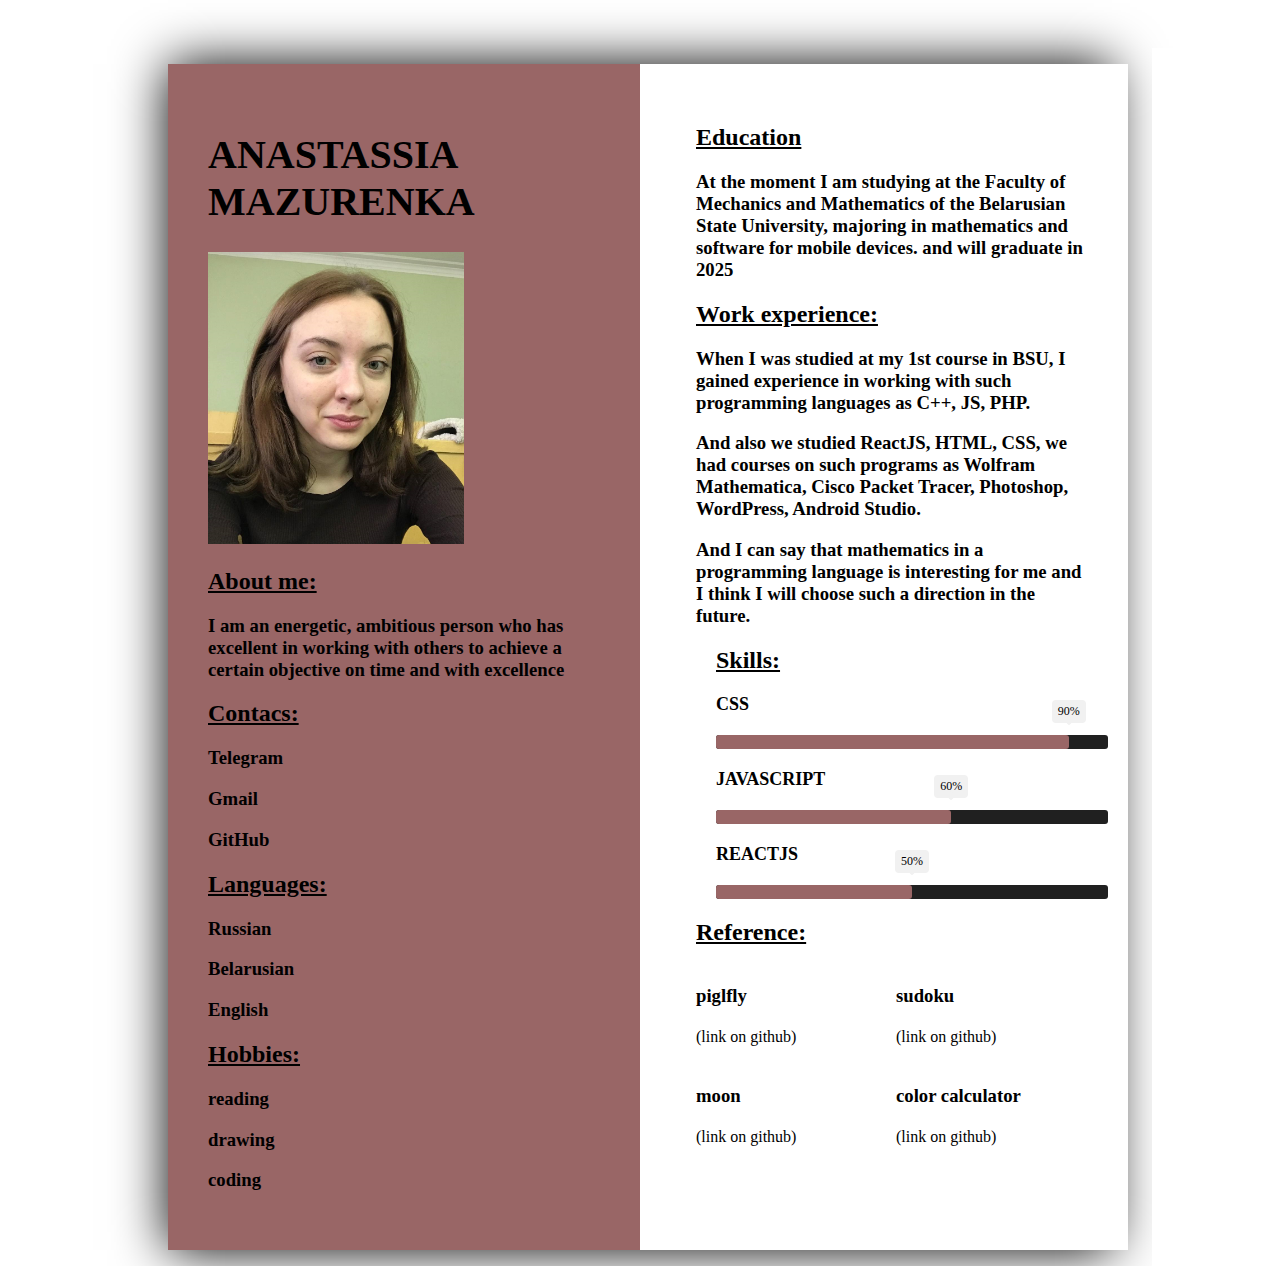
<file: index.html>
<!DOCTYPE html>
<html lang="en">
<head>
    <meta charset="UTF-8">
    <meta http-equiv="X-UA-Compatible" content="IE=edge">
    <meta name="viewport" content="width=device-width, initial-scale=1.0">
    <title>rezume</title>
    <link rel="shortcut icon" href="flower.png" type="image/png">
    <link rel="stylesheet" href="style.css">

    
</head>
<body>

    
    <div class="first"> </div> 
   

    <div class="wrapper">

    <div></div> 

            <blockquote>

             <div class="center">

            <div></div>
            <div class="photo">
                <div>
                    <div class="names"><h1>ANASTASSIA MAZURENKA</h1></div>
                    <p><img src="myphoto.png" alt="Письма мастера дзен" class="img"></p>
                    <div class="skills"></div>
                <div class="aboutme"><h2>About me:</h2><h3>I am an energetic, ambitious person who has excellent in working with others to achieve a certain objective on time and with excellence
                </h3></div> 
              
                <div><h2>Contacs:</h2><h3><a href="https://t.me/nastassiamazurenka">Telegram</a><p><a href="mailto:nastassiamazurenka@gmail.com">Gmail</a></p><p><a href="https://github.com/AnastassiaMazurenka">GitHub</a></p></h3></div>
                <div><h2>Languages:</h2><h3>Russian<p>Belarusian</p><p>English</p></h3></div>
                 <div><h2>Hobbies:</h2>
                <div><h3>reading</h3></div>
                <div><h3>drawing</h3></div>
                <div><h3>coding</h3> </div>
              </div>
              </div> 
              
                       
                <div class="divtwo">
                    
                    <h2>Education</h2><h3>At the moment I am studying at the Faculty of Mechanics and Mathematics of the Belarusian State University, majoring in mathematics and software for mobile devices. and will graduate in 2025</h3>
                    <div><h2>Work experience:</h2><h3>When I was studied at my 1st course in BSU, I gained experience in working with such programming languages as C++, JS, PHP.<p> And also we studied ReactJS, HTML, CSS, we had courses on such programs as Wolfram Mathematica, Cisco Packet Tracer, Photoshop, WordPress, Android Studio.</p>
                       <p> And I can say that mathematics in a programming language is interesting for me and I think I will choose such a direction in the future.</p></h3></div>

                    <div class="skills"><h2>Skills:</h2>
                        <div class="skill">
                            <div class="skill-name">
                                CSS
                            </div>
                            <div class="skill-bar">
                                <div class="skill-per" per="90%" style="max-width: 90%;"></div>
                            </div>
                        </div>
                        <div class="skill">
                            <div class="skill-name">
                                JavaScript
                            </div>
                            <div class="skill-bar">
                                <div class="skill-per" per="60%" style="max-width: 60%;"></div>
                            </div>
                        </div>
                        <div class="skill">
                            <div class="skill-name">
                                ReactJS
                            </div>
                            <div class="skill-bar">
                                <div class="skill-per" per="50%" style="max-width: 50%;"></div>
                            </div>
                        </div>
                    </div>
                    <div><h2>Reference:</h2></div>
                    <div class="box1"> 
                        <div class="box2"><h3><a href="pigl.html">piglfly</a><p><h4><a href="https://github.com/AnastassiaMazurenka/piglfly">(link on github)</a></h4></p></h3></div>
                        <div class="box3"><h3><a href="sudoku.html">sudoku</a><p><h4><a href="https://github.com/AnastassiaMazurenka/sudoku">(link on github)</a></h4></p></h3></div>
                        <div class="box4"><h3><a href="moon.html">moon</a><p><h4><a href="https://github.com/AnastassiaMazurenka/moon">(link on github)</a></h4></p></h3></div>
                        <div class="box5"><h3><a href="colorcal.html">color calculator</a><h4><p><a href="https://github.com/AnastassiaMazurenka/colorcalculatore">(link on github)</a></h4></p></h3></div>
                    </div>

            


                </div>
           
           
      
            </div>

             </div>
            </blockquote>

    <div></div>



     </div>
</body>
</html>
</file>
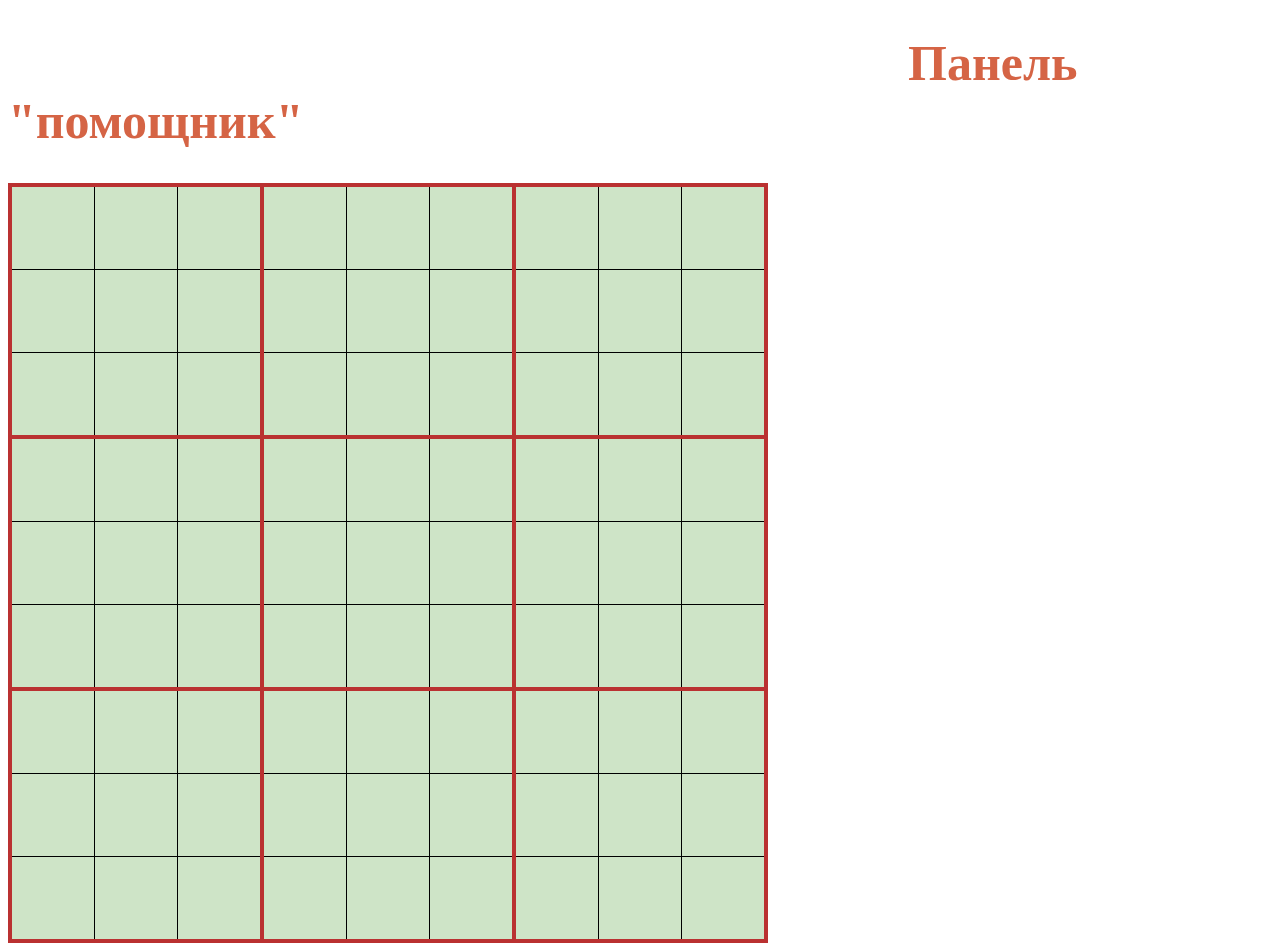
<file: sudoku.html>
<!DOCTYPE html>
<html lang="en">
<head>
    <meta charset="UTF-8">
    <meta http-equiv="X-UA-Compatible" content="IE=edge">
    <meta name="viewport" content="width=device-width, initial-scale=1.0">
    <link rel="stylesheet" href="sudokucss.css">
    <title>Sudoku</title>
</head>
<body>
    <div>
      <h1>  Панель "помощник" </h1>
    </div>
    <div class="wrapper">
 
    </div>
   
    <script src="script.js"></script>
</body>
</html>
</file>
<file: style.css>
body{
    margin-top: 0%;
    margin-bottom: 0%;
    margin-left: 0%;
    margin-right: 0%;
}
.first{
display:grid;


    grid-template-columns: 1fr;
    background-color: rgb(255, 255, 255);
    grid-template-rows: 3em;
    margin-top: 0%;
    margin-bottom: 0%;
    margin-left: 0%;
    margin-right: 0%;
}
.wrapper{
    display:grid;
    grid-template-columns: 10% 80% 10%;
    margin-top: 0%;
    margin-bottom: 0%;
    margin-left: 0%;
    margin-right: 0%;
}
/*права лево колонки*/
.wrapper>div{
    padding: 5em;
    background-color: rgb(255, 255, 255);
    margin-top: 0%;
    margin-bottom: 0%;
    margin-left: 0%;
    margin-right: 0%;
}
.wrapper>div.center{
    padding: 5em;
    background-color: rgb(255, 255, 255);
    margin-top: 0%;
    margin-bottom: 0%;
    margin-left: 0%;
    margin-right: 0%;
    

}

.photo{
    display:grid;
    grid-template-columns: 50% 50%;
    background-color: rgb(255, 255, 255);/*был розовый*/
    column-gap: 1em;
 
    
}
 .photo>div{
    padding: 2.5em;
    background-color: rgb(153, 102, 102);/*был красный*/
    row-gap: 1em;
    
} 
.photo>div.divtwo{
    padding: 2.5em;
    background-color: rgb(255, 255,255 );/*был красный*/
    row-gap: 1em;
    
} 

/*попытка вправо подвинуть текст*/
.end{
    display: grid;
    justify-self: end;
    background-color: rgb(255, 255, 255);;
}
.photo>div.names{
    background-color:  rgb(168, 48, 48);
    grid-template-columns: 5fr;
    grid-template-rows: 5fr;

    

}
.names{
    font-size: 3vw;
    font-weight: bold;
}
/**/
.photo>div.aboutme{
    padding: 2.5em;
    background-color: rgb(94, 157, 30);
    row-gap: 1em;
}
/*фото*/
.img{
    width: 20vw;
     margin: 0; 

}
/*ТЕНЬ СРЕДНЕГО БЛОКА*/
blockquote {
   
background:  rgb(0, 0, 0);/* Цвет фона */
box-shadow: 0 0 50px rgb(0, 0, 0); /* Параметры тени */
/* padding: 5px; */
}
/*ANASTASSIA MAZURENKA*/
h1{
/* text-decoration:underline; */
font-family: 'Times New Roman', Times, serif;
color: rgb(0, 0, 0);
 font-size: 40px; 
}
/*надпись About me*/
h2{
text-decoration:underline;

font-family: 'Times New Roman', Times, serif;


color: rgb(0, 0, 0);
}
/*основной текст*/
h4{
    color: #000000;
    font-family: 'Times New Roman', Times, serif;
    font-weight: 470;

}
h3{
    
color: #000000;
font-family: 'Times New Roman', Times, serif;

}

.conteiner{
display: grid;
grid-template-rows: 50px 50px 50px;
background: rgb(513, 102, 102);
border: 2px solid black;
row-gap:  50px;
}
.conteiner>div{
background: rgb(153, 102, 102);
height: 1em; 

} 


.skills {
width: 100%;
max-width: 600px;
padding: 0 20px;
}

.skill-name {
font-size: 18px;
font-weight: 700;
color: #000000;
text-transform: uppercase;
margin: 20px 0;
}

.skill-bar {
height: 14px;
background: #202020;
border-radius: 3px;
}

.skill-per {
height: 14px;
background: rgb(153, 102, 102);
border-radius: 3px;
position: relative;
animation: fillBars 2.5s 1;
}

.skill-per::before {
content: attr(per);
position: absolute;
padding: 4px 6px;
background: #f1f1f1;
border-radius: 4px;
font-size: 12px;
top: -35px;
right: 0;
transform: translateX(50%);
}

.skill-per::after {
content: "";
position: absolute;
width: 7px;
height: 7px;
background: #f1f1f1;
top: -18px;
right: 0;
transform: translateX(50%) rotate(45deg);
border-radius: 1px;
}
/* .box1{
    display: grid;
    grid-template-rows: repeat(2, 1fr);

} */
.box1 {
    display: grid;
    grid-template-columns: 200px;
    grid-auto-columns: 350px;
    grid-template-rows: 100px;
    grid-auto-rows: 100px;
  }
  .box2 { grid-column: 1; grid-row: 1; }
  .box3 { grid-column: 2; grid-row: 1; }
  .box4 { grid-column: 1; grid-row: 2; }
  .box5 { grid-column: 2; grid-row: 2; }
@keyframes fillBars {
from {
width: 0;
}

to {
width: 100%;
}
}
A {
    text-decoration: none; /* Убирает подчеркивание для ссылок */
    color: black;
   }
</file>
<file: sudokucss.css>
h1{
    text-indent: 18em;
   color: rgb(213, 100, 69);
   font-size:50px;

}
table {
    border-collapse: collapse;
}
.cell {
    width: 80px;
    height: 80px;
    border: 1px solid black;
    font-size: 64px;
    text-align: center;
    background: #509f3a48;
}
table tr:nth-child(3n) {
    border-bottom: 4px solid #ba3131;
}
table tr:nth-child(3n+1) {
    border-top: 4px solid #ba3131;  
}
table tr td:nth-child(3n) {
    border-right: 4px solid #ba3131;
}
table tr td:nth-child(3n+1) {
    border-left: 4px solid #ba3131;
}
.chooser {
    margin-top: 10%;
    border: 1px solid black;
    top: 10px;
    position: absolute;
    left: 900px;
    display: grid;
    grid-template-columns: 1fr 1fr 1fr;
    grid-template-rows: 1fr 1fr 1fr;
    border-collapse: collapse;
}
.turn {
   
    font-size: 64px;
    text-align: center;
    width: 150px;
    height:150px;
    background: #509f3a48;
    border: 1px solid #ba3131;
}
</file>
